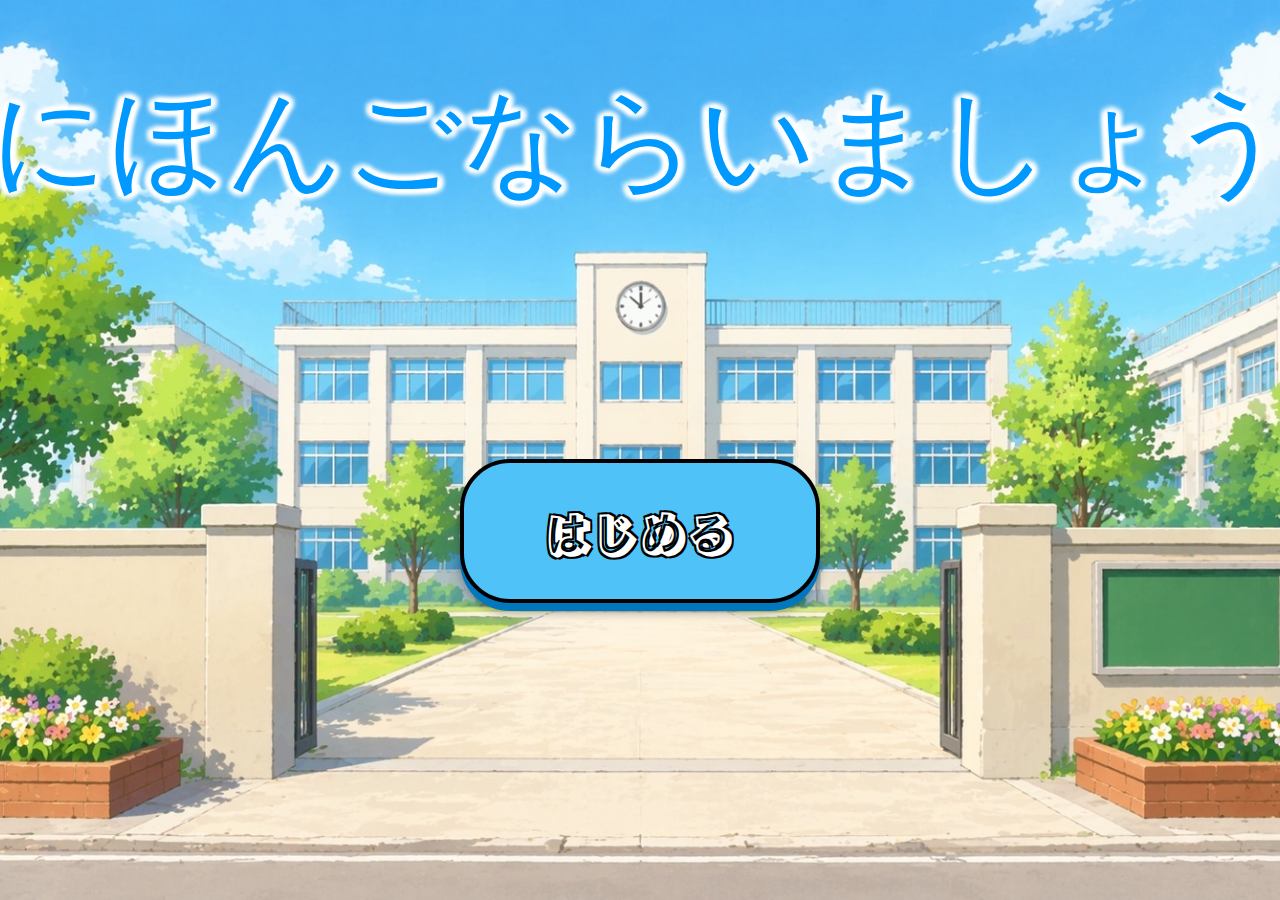
<file: index.html>
<!DOCTYPE html>
<html lang="ja">
<head>
    <meta charset="UTF-8">
    <meta name="viewport" content="width=device-width, initial-scale=1.0">
    <title>Document</title>
    <link rel="stylesheet" href="./sanitize.css">
    <link rel="stylesheet" href="./style.css">
    <link rel="preconnect" href="https://fonts.googleapis.com">
<link rel="preconnect" href="https://fonts.gstatic.com" crossorigin>
<link href="https://fonts.googleapis.com/css2?family=Rampart+One&display=swap" rel="stylesheet">
</head>
<body id="home-page">
    
    <main class="center-container">
        <div class="header"><h1>にほんごならいましょう</h1></div>
        
        <div class="box"> <a class="text" href="page2.html">はじめる</a></div>
        
        
        
    </main>
            
        
   <div class="background"> </div>

</body>
</html>
</file>
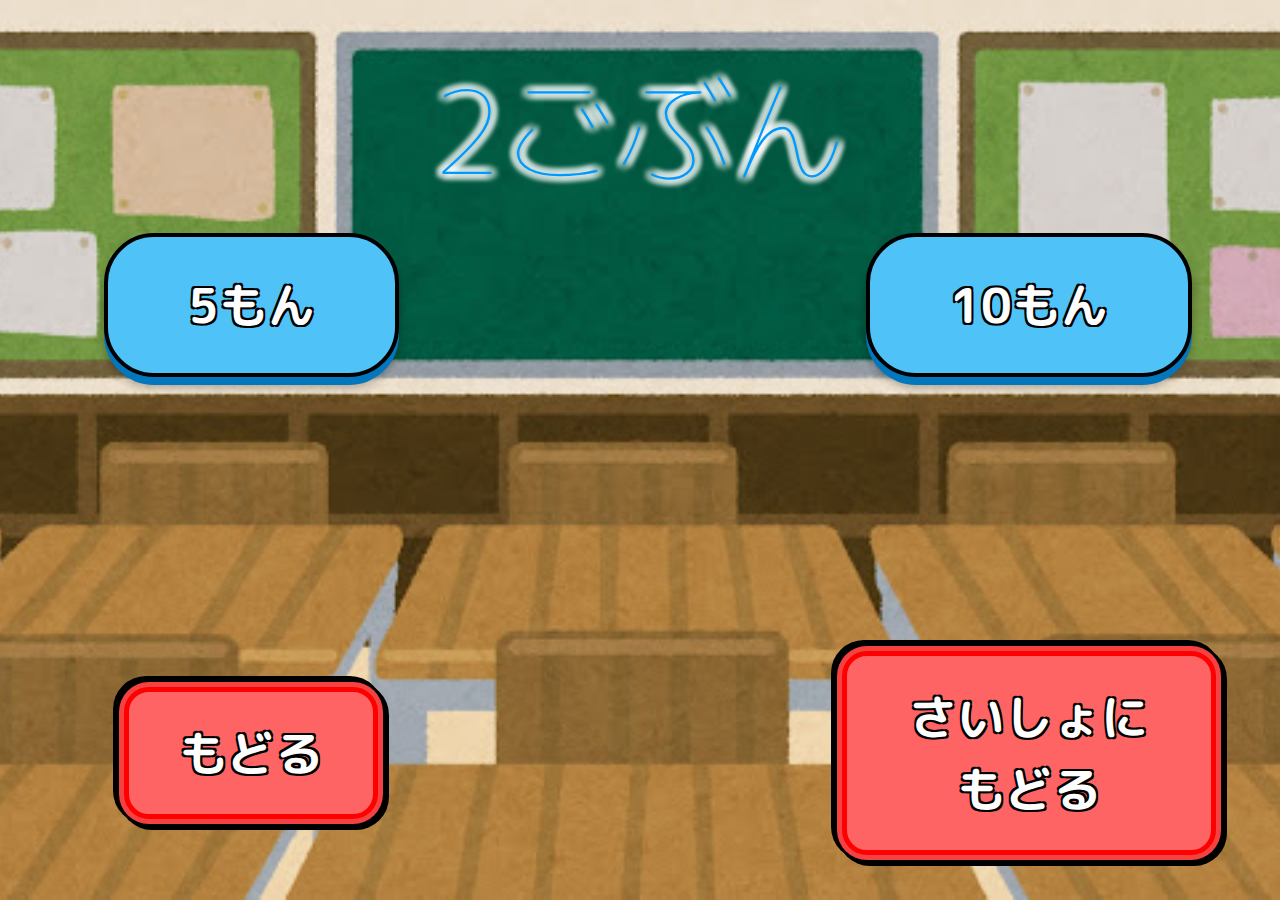
<file: nigomon.html>
<!DOCTYPE html>
<html lang="en">
<head>
    <meta charset="UTF-8">
    <meta name="viewport" content="width=device-width, initial-scale=1.0">
    <link rel="stylesheet" href="./sanitize.css">
    <link rel="stylesheet" href="./style.css">
    <link rel="preconnect" href="https://fonts.googleapis.com">
<link rel="preconnect" href="https://fonts.gstatic.com" crossorigin>
<link href="https://fonts.googleapis.com/css2?family=Rampart+One&family=M+PLUS+Rounded+1c:wght@700;800;900&display=swap" rel="stylesheet">
    <title>Document</title>
</head>
<body id = "nigomon">

    <main class="center-container">
        <div class="header2"><h1>2ごぶん</h1></div>

<div class="box button-mon1"> <a class="text" href="game.html?category=2&count=10">10もん</a> </div>
<div class="box button-mon2"> <a class="text" href="game.html?category=2&count=5">5もん</a> </div>


<div class="box2 button-start"> <a class="text2" href="index.html">さいしょにもどる</a> </div>
<div class="box2 button-back"> <a class="text2" href="page2.html">もどる</a> </div>
        
    </main>
    
</body>
</html>
</file>
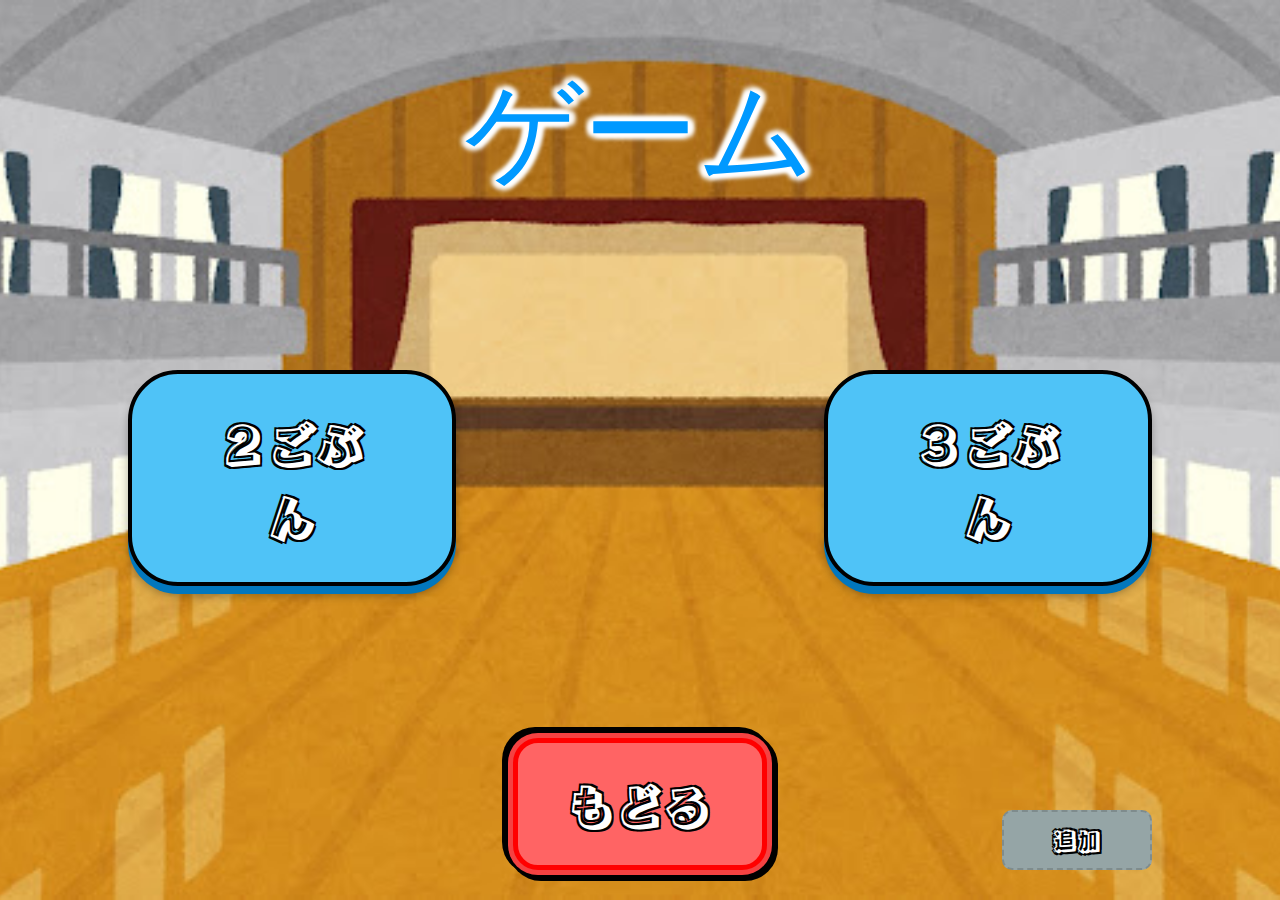
<file: page2.html>
<!DOCTYPE html>
<html lang="en">
<head>
    <meta charset="UTF-8">
    <meta name="viewport" content="width=device-width, initial-scale=1.0">
    <link rel="stylesheet" href="./sanitize.css">
    <link rel="stylesheet" href="./style.css">
    <link rel="preconnect" href="https://fonts.googleapis.com">
<link rel="preconnect" href="https://fonts.gstatic.com" crossorigin>
<link href="https://fonts.googleapis.com/css2?family=Rampart+One&display=swap" rel="stylesheet">
    <title>Document</title>
</head>
<body id="selection">
    <main class="center-container">
        <div class="header2"><h1>ゲーム</h1></div>
       <div class="box button-1"> <a class="text" href="nigomon.html">２ごぶん</a></div>
        <div class="box button-2"> <a class="text" href="sangomon.html">３ごぶん</a></div>
        <div class="box2 button-3"> <a class="text2" href="index.html">もどる</a></div>
        <div class="box button-tsuika"> <a class="text" href="admin.html">追加</a> </div>
        
        
    </main>

    
</body>
</html>
</file>
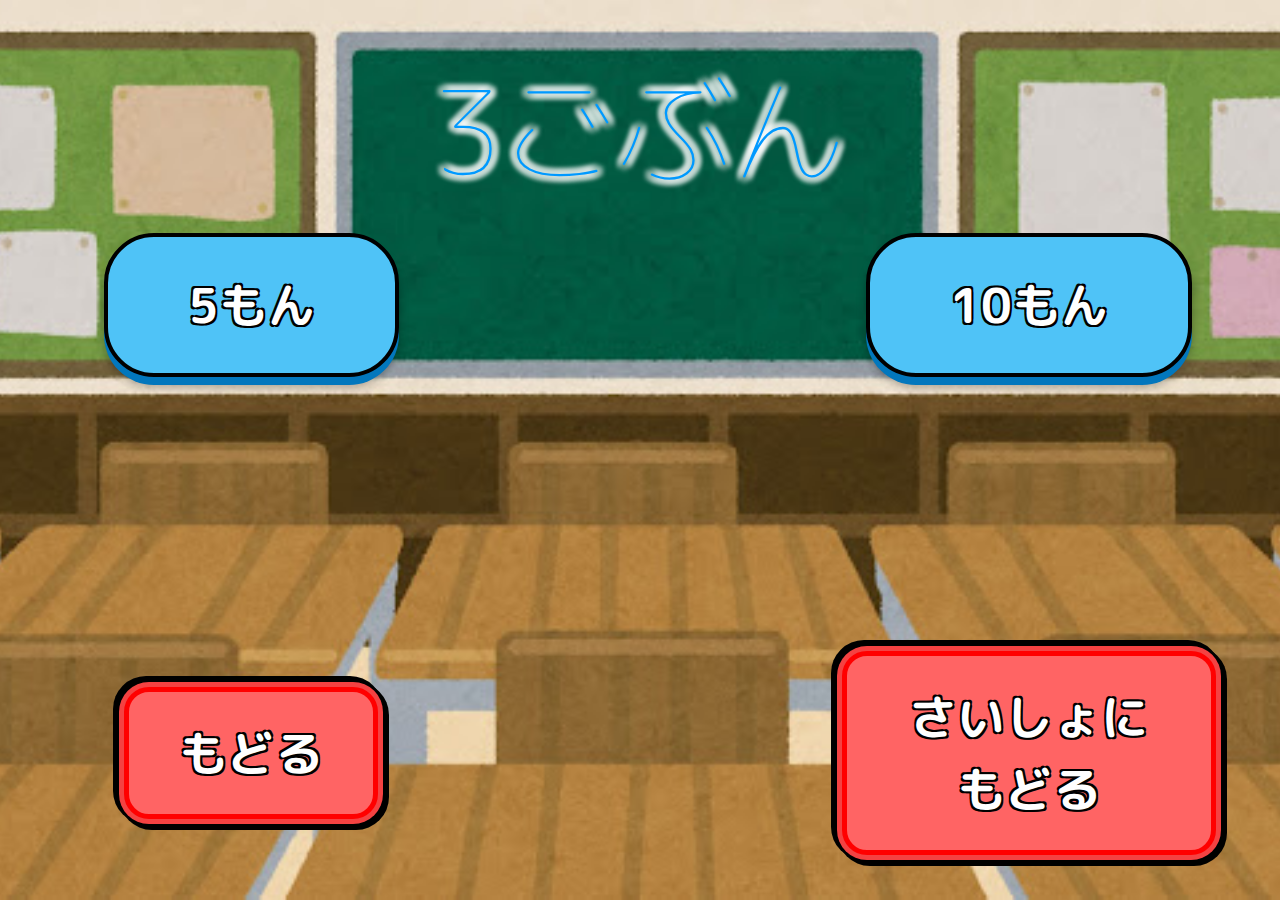
<file: sangomon.html>
<!DOCTYPE html>
<html lang="en">
<head>
    <meta charset="UTF-8">
    <meta name="viewport" content="width=device-width, initial-scale=1.0">
    <link rel="stylesheet" href="./sanitize.css">
    <link rel="stylesheet" href="./style.css">
    <link rel="preconnect" href="https://fonts.googleapis.com">
<link rel="preconnect" href="https://fonts.gstatic.com" crossorigin>
<link href="https://fonts.googleapis.com/css2?family=Rampart+One&family=M+PLUS+Rounded+1c:wght@700;800;900&display=swap" rel="stylesheet">
    <title>Document</title>
</head>
<body id = "sangomon">
    <main class="center-container">
        <div class="header2"><h1>3ごぶん</h1></div>

<div class="box button-mon1"> <a class="text" href="game.html?category=3&count=10">10もん</a> </div>
<div class="box button-mon2"> <a class="text" href="game.html?category=3&count=5">5もん</a> </div>
<div class="box2 button-start"> <a class="text2" href="index.html">さいしょにもどる</a> </div>
<div class="box2 button-back"> <a class="text2" href="page2.html">もどる</a> </div>
        </main>
</body>
</html>
</file>
<file: sanitize.css>
/* Document
 * ========================================================================== */

/**
 * Add border box sizing in all browsers (opinionated).
 */

*,
::before,
::after {
  box-sizing: border-box;
}

/**
 * 1. Add text decoration inheritance in all browsers (opinionated).
 * 2. Add vertical alignment inheritance in all browsers (opinionated).
 */

::before,
::after {
  text-decoration: inherit; /* 1 */
  vertical-align: inherit; /* 2 */
}

/**
 * 1. Use the default cursor in all browsers (opinionated).
 * 2. Change the line height in all browsers (opinionated).
 * 3. Use a 4-space tab width in all browsers (opinionated).
 * 4. Remove the grey highlight on links in iOS (opinionated).
 * 5. Prevent adjustments of font size after orientation changes in
 *    IE on Windows Phone and in iOS.
 * 6. Breaks words to prevent overflow in all browsers (opinionated).
 */

html {
  cursor: default; /* 1 */
  line-height: 1.5; /* 2 */
  -moz-tab-size: 4; /* 3 */
  tab-size: 4; /* 3 */
  -webkit-tap-highlight-color: transparent /* 4 */;
  -ms-text-size-adjust: 100%; /* 5 */
  -webkit-text-size-adjust: 100%; /* 5 */
  word-break: break-word; /* 6 */
}

/* Sections
 * ========================================================================== */

/**
 * Remove the margin in all browsers (opinionated).
 */

body {
  margin: 0;
}

/**
 * Correct the font size and margin on `h1` elements within `section` and
 * `article` contexts in Chrome, Edge, Firefox, and Safari.
 */

h1 {
  font-size: 2em;
  margin: 0.67em 0;
}

/* Grouping content
 * ========================================================================== */

/**
 * Remove the margin on nested lists in Chrome, Edge, IE, and Safari.
 */

dl dl,
dl ol,
dl ul,
ol dl,
ul dl {
  margin: 0;
}

/**
 * Remove the margin on nested lists in Edge 18- and IE.
 */

ol ol,
ol ul,
ul ol,
ul ul {
  margin: 0;
}

/**
 * 1. Add the correct sizing in Firefox.
 * 2. Show the overflow in Edge 18- and IE.
 */

hr {
  height: 0; /* 1 */
  overflow: visible; /* 2 */
}

/**
 * Add the correct display in IE.
 */

main {
  display: block;
}

/**
 * Remove the list style on navigation lists in all browsers (opinionated).
 */

nav ol,
nav ul {
  list-style: none;
  padding: 0;
}

/**
 * 1. Correct the inheritance and scaling of font size in all browsers.
 * 2. Correct the odd `em` font sizing in all browsers.
 */

pre {
  font-family: monospace, monospace; /* 1 */
  font-size: 1em; /* 2 */
}

/* Text-level semantics
 * ========================================================================== */

/**
 * Remove the gray background on active links in IE 10.
 */

a {
  background-color: transparent;
}

/**
 * Add the correct text decoration in Edge 18-, IE, and Safari.
 */

abbr[title] {
  text-decoration: underline;
  text-decoration: underline dotted;
}

/**
 * Add the correct font weight in Chrome, Edge, and Safari.
 */

b,
strong {
  font-weight: bolder;
}

/**
 * 1. Correct the inheritance and scaling of font size in all browsers.
 * 2. Correct the odd `em` font sizing in all browsers.
 */

code,
kbd,
samp {
  font-family: monospace, monospace; /* 1 */
  font-size: 1em; /* 2 */
}

/**
 * Add the correct font size in all browsers.
 */

small {
  font-size: 80%;
}

/* Embedded content
 * ========================================================================== */

/*
 * Change the alignment on media elements in all browsers (opinionated).
 */

audio,
canvas,
iframe,
img,
svg,
video {
  vertical-align: middle;
}

/**
 * Add the correct display in IE 9-.
 */

audio,
video {
  display: inline-block;
}

/**
 * Add the correct display in iOS 4-7.
 */

audio:not([controls]) {
  display: none;
  height: 0;
}

/**
 * Remove the border on iframes in all browsers (opinionated).
 */

iframe {
  border-style: none;
}

/**
 * Remove the border on images within links in IE 10-.
 */

img {
  border-style: none;
}

/**
 * Change the fill color to match the text color in all browsers (opinionated).
 */

svg:not([fill]) {
  fill: currentColor;
}

/**
 * Hide the overflow in IE.
 */

svg:not(:root) {
  overflow: hidden;
}

/* Tabular data
 * ========================================================================== */

/**
 * Collapse border spacing in all browsers (opinionated).
 */

table {
  border-collapse: collapse;
}

/* Forms
 * ========================================================================== */

/**
 * Remove the margin on controls in Safari.
 */

button,
input,
select {
  margin: 0;
}

/**
 * 1. Show the overflow in IE.
 * 2. Remove the inheritance of text transform in Edge 18-, Firefox, and IE.
 */

button {
  overflow: visible; /* 1 */
  text-transform: none; /* 2 */
}

/**
 * Correct the inability to style buttons in iOS and Safari.
 */

button,
[type="button"],
[type="reset"],
[type="submit"] {
  -webkit-appearance: button;
}

/**
 * 1. Change the inconsistent appearance in all browsers (opinionated).
 * 2. Correct the padding in Firefox.
 */

fieldset {
  border: 1px solid #a0a0a0; /* 1 */
  padding: 0.35em 0.75em 0.625em; /* 2 */
}

/**
 * Show the overflow in Edge 18- and IE.
 */

input {
  overflow: visible;
}

/**
 * 1. Correct the text wrapping in Edge 18- and IE.
 * 2. Correct the color inheritance from `fieldset` elements in IE.
 */

legend {
  color: inherit; /* 2 */
  display: table; /* 1 */
  max-width: 100%; /* 1 */
  white-space: normal; /* 1 */
}

/**
 * 1. Add the correct display in Edge 18- and IE.
 * 2. Add the correct vertical alignment in Chrome, Edge, and Firefox.
 */

progress {
  display: inline-block; /* 1 */
  vertical-align: baseline; /* 2 */
}

/**
 * Remove the inheritance of text transform in Firefox.
 */

select {
  text-transform: none;
}

/**
 * 1. Remove the margin in Firefox and Safari.
 * 2. Remove the default vertical scrollbar in IE.
 * 3. Change the resize direction in all browsers (opinionated).
 */

textarea {
  margin: 0; /* 1 */
  overflow: auto; /* 2 */
  resize: vertical; /* 3 */
}

/**
 * Remove the padding in IE 10-.
 */

[type="checkbox"],
[type="radio"] {
  padding: 0;
}

/**
 * 1. Correct the odd appearance in Chrome, Edge, and Safari.
 * 2. Correct the outline style in Safari.
 */

[type="search"] {
  -webkit-appearance: textfield; /* 1 */
  outline-offset: -2px; /* 2 */
}

/**
 * Correct the cursor style of increment and decrement buttons in Safari.
 */

::-webkit-inner-spin-button,
::-webkit-outer-spin-button {
  height: auto;
}

/**
 * Correct the text style of placeholders in Chrome, Edge, and Safari.
 */

::-webkit-input-placeholder {
  color: inherit;
  opacity: 0.54;
}

/**
 * Remove the inner padding in Chrome, Edge, and Safari on macOS.
 */

::-webkit-search-decoration {
  -webkit-appearance: none;
}

/**
 * 1. Correct the inability to style upload buttons in iOS and Safari.
 * 2. Change font properties to `inherit` in Safari.
 */

::-webkit-file-upload-button {
  -webkit-appearance: button; /* 1 */
  font: inherit; /* 2 */
}

/**
 * Remove the inner border and padding of focus outlines in Firefox.
 */

::-moz-focus-inner {
  border-style: none;
  padding: 0;
}

/**
 * Restore the focus outline styles unset by the previous rule in Firefox.
 */

:-moz-focusring {
  outline: 1px dotted ButtonText;
}

/**
 * Remove the additional :invalid styles in Firefox.
 */

:-moz-ui-invalid {
  box-shadow: none;
}

/* Interactive
 * ========================================================================== */

/*
 * Add the correct display in Edge 18- and IE.
 */

details {
  display: block;
}

/*
 * Add the correct styles in Edge 18-, IE, and Safari.
 */

dialog {
  background-color: white;
  border: solid;
  color: black;
  display: block;
  height: -moz-fit-content;
  height: -webkit-fit-content;
  height: fit-content;
  left: 0;
  margin: auto;
  padding: 1em;
  position: absolute;
  right: 0;
  width: -moz-fit-content;
  width: -webkit-fit-content;
  width: fit-content;
}

dialog:not([open]) {
  display: none;
}

/*
 * Add the correct display in all browsers.
 */

summary {
  display: list-item;
}

/* Scripting
 * ========================================================================== */

/**
 * Add the correct display in IE 9-.
 */

canvas {
  display: inline-block;
}

/**
 * Add the correct display in IE.
 */

template {
  display: none;
}

/* User interaction
 * ========================================================================== */

/*
 * 1. Remove the tapping delay in IE 10.
 * 2. Remove the tapping delay on clickable elements
      in all browsers (opinionated).
 */

a,
area,
button,
input,
label,
select,
summary,
textarea,
[tabindex] {
  -ms-touch-action: manipulation; /* 1 */
  touch-action: manipulation; /* 2 */
}

/**
 * Add the correct display in IE 10-.
 */

[hidden] {
  display: none;
}

/* Accessibility
 * ========================================================================== */

/**
 * Change the cursor on busy elements in all browsers (opinionated).
 */

[aria-busy="true"] {
  cursor: progress;
}

/*
 * Change the cursor on control elements in all browsers (opinionated).
 */

[aria-controls] {
  cursor: pointer;
}

/*
 * Change the cursor on disabled, not-editable, or otherwise
 * inoperable elements in all browsers (opinionated).
 */

[aria-disabled="true"],
[disabled] {
  cursor: not-allowed;
}

/*
 * Change the display on visually hidden accessible elements
 * in all browsers (opinionated).
 */

[aria-hidden="false"][hidden] {
  display: initial;
}

[aria-hidden="false"][hidden]:not(:focus) {
  clip: rect(0, 0, 0, 0);
  position: absolute;
}
</file>
<file: style.css>
@charset "utf-8";



@keyframes startpagetitle {
  0%   { transform: translateY(-300px); opacity: 0; }
  60%  { transform: translateY(25px); opacity: 1; }
  80%  { transform: translateY(-10px); }
  100% { transform: translateY(0); }
}

@keyframes startButtonanimation {
  0%   { transform: scale(0) rotate(0deg); opacity: 0; }
  60%  { transform: scale(1.2) rotate(370deg); opacity: 1; }
  80%  { transform: scale(0.95) rotate(355deg); }
  100% { transform: scale(1) rotate(360deg); opacity: 1; }
}



html, body {
  height: 100%;
  margin: 0;
  font-family: "M PLUS Rounded 1c", "Rampart One", sans-serif;
}


.center-container {
  display: flex;
  flex-direction: column;
  align-items: center;
  gap: 20px;
  min-height: 100vh;
  padding: 20px;
  box-sizing: border-box;
}


#home-page .center-container {
  justify-content: space-between;
  padding-top: 6vh;
  padding-bottom: 33vh;
}


#selection .center-container {
  display: grid;
  grid-template-columns: 1fr 1fr 1fr;
  grid-template-rows: auto 1fr auto; 
  min-height: 100vh;
  padding: 5vh 10vw;
  padding-bottom: 30px;
  box-sizing: border-box;
  gap: 20px;
  align-items: center; 
}

#selection .header2 {
  grid-column: 1 / -1;
  grid-row: 1;
  justify-self: center;
}


#selection .button-1 {
  grid-column: 1;
  grid-row: 2;
  justify-self: center;
}


#selection .button-2 {
  grid-column: 3;
  grid-row: 2;
  justify-self: center;
}


#selection .button-3 {
  grid-column: 2;
  grid-row: 3;
  justify-self: center;
  align-self: end;
}


#selection .button-tsuika {
  grid-column: 3;
  grid-row: 3;
  justify-self: end;
  align-self: end;
  margin-top: 0; 
  width: auto;   
  min-width: 150px;
}

#sangomon .center-container, #nigomon .center-container {
  display: grid;
  grid-template-columns: repeat(3, 1fr);
  grid-template-rows: auto auto 1fr auto; 
  place-items: center;
  gap: 15px;
  padding: 5vh 5vw;
}


.header h1, .header2 h1 {
  animation: startpagetitle 1s ease-out forwards;
  margin: 0;
  font-family: "M PLUS Rounded 1c", sans-serif;
  font-weight: 200;
  color: #0099ff;
  -webkit-text-stroke: 0;
  text-shadow:
    5px 3px 5px #fff,
    -5px -3px 5px #fff,
    5px -3px 5px #fff,
    -5px  3px 5px #fff,
    0px  5px 5px #fff,
    0px -5px 5px #fff,
    5px  0px 5px #fff,
    -5px 0px 5px #fff;
  text-align: center;
  font-size: clamp(2.5rem, 9vw, 10rem);
  white-space: nowrap;
}


.box, .box2 {
  opacity: 1;
  animation: startButtonanimation 1.2s ease-out 0.5s backwards;
  transition: transform 0.25s ease-out;
  padding: clamp(15px, 3vh, 25px) clamp(30px, 5vw, 50px);
  border-radius: 25px;
  text-align: center;
}


.box {
  background-color: #4fc3f7;
  border: 4px solid #000;
  box-shadow: 0 8px 0 #0277bd, 0 10px 10px rgba(0,0,0,0.3);
  border-radius: 50px;
  padding: clamp(18px, 4vh, 32px) clamp(40px, 8vw, 80px);
}


.box2 {
  background-color: #ff6464;
  border: 5px solid #ff0000;
  box-shadow: 0 0 0 5px #f44242, -3px -3px 0 8px #000, 3px 3px 0 8px #000;
}


.box:hover, .box2:hover,
.box:active, .box2:active {
  transform: scale(1.12);
}


a.text, a.text2 {
  display: inline-block;
  color: white;
  text-decoration: none;
  font-size: clamp(1.8rem, 5vw, 3rem);
  font-weight: bold;
  text-shadow: 2px 2px 0 #000, -2px -2px 0 #000, 2px -2px 0 #000, -2px 2px 0 #000;
  transition: all 0.3s ease-out;
}


.box:hover a, .box2:hover a {
  color: white;
  text-shadow: 2px 2px 0 black, -2px -2px 0 black, -2px 2px 0 black, 2px -2px 0 black;
}


.button-tsuika {
    background-color: #95a5a6; 
    border: 2px dashed #7f8c8d;
    box-shadow: none; 
    width: 200px;
    text-align: center;
    border-radius: 10px;
    padding: 10px;
}

.button-tsuika a.text {
    font-size: 1.5rem; 
}


#sangomon .header2, #nigomon .header2 { grid-column: 1 / -1; grid-row: 1; }
#sangomon .button-mon2, #nigomon .button-mon2 { grid-column: 1; grid-row: 2; }
#sangomon .button-mon1, #nigomon .button-mon1 { grid-column: 3; grid-row: 2; }

#sangomon .button-back, #nigomon .button-back { grid-column: 1; grid-row: 4; }
#sangomon .button-start, #nigomon .button-start { grid-column: 3; grid-row: 4; } 

#game .button-menu { 
  position: fixed;
  bottom: 30px;
  right: 30px; 
}



@media (max-width: 768px) {
 
  #sangomon .center-container, 
  #nigomon .center-container, 
  #selection .center-container {
    display: flex;
    flex-direction: column;
    justify-content: center;
    align-items: center;
    gap: 30px; 
  }
  
  
  #selection .header2,
  #selection .button-1,
  #selection .button-2,
  #selection .button-3,
  #selection .button-tsuika {
      grid-column: auto;
      grid-row: auto;
      justify-self: auto;
      align-self: auto;
      margin: 0 auto; 
  }

  
  #selection .button-tsuika {
      margin-top: 10px;
      
      width: auto;
      min-width: 150px;
  }

 
  #selection .button-3 {
     
      align-self: center;
      margin-top: 20px;
  }
}



#home-page {
  background-image: url('gakkoubackground.png');
  background-size: cover;
  background-position: center;
  background-repeat: no-repeat;
}
#sangomon, #nigomon { background-image: url('bg_school_room_back.jpg'); }
#selection { background-image: url('bg_school_taiikukan.jpg'); }

#sangomon, #nigomon, #selection {
  background-size: cover;
  background-position: center;
  background-repeat: no-repeat;
  background-attachment: fixed;
}
</file>
